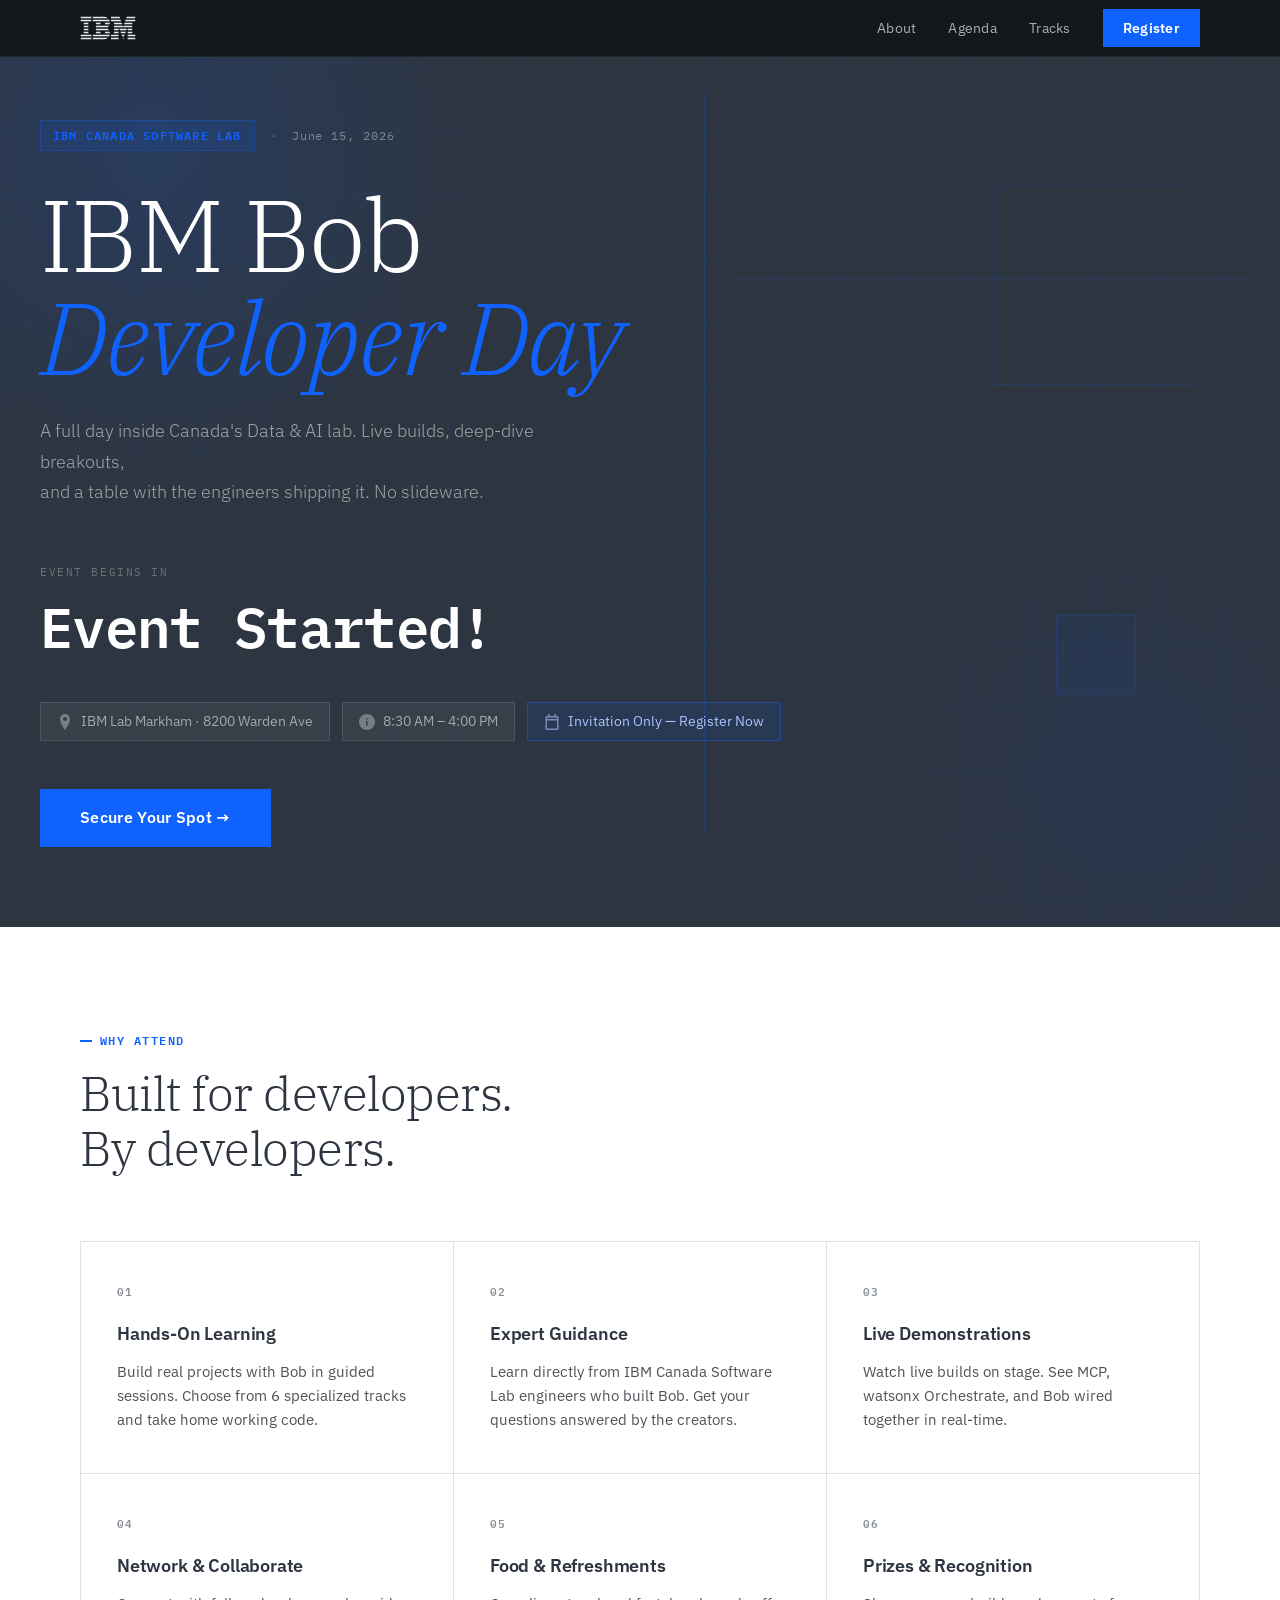
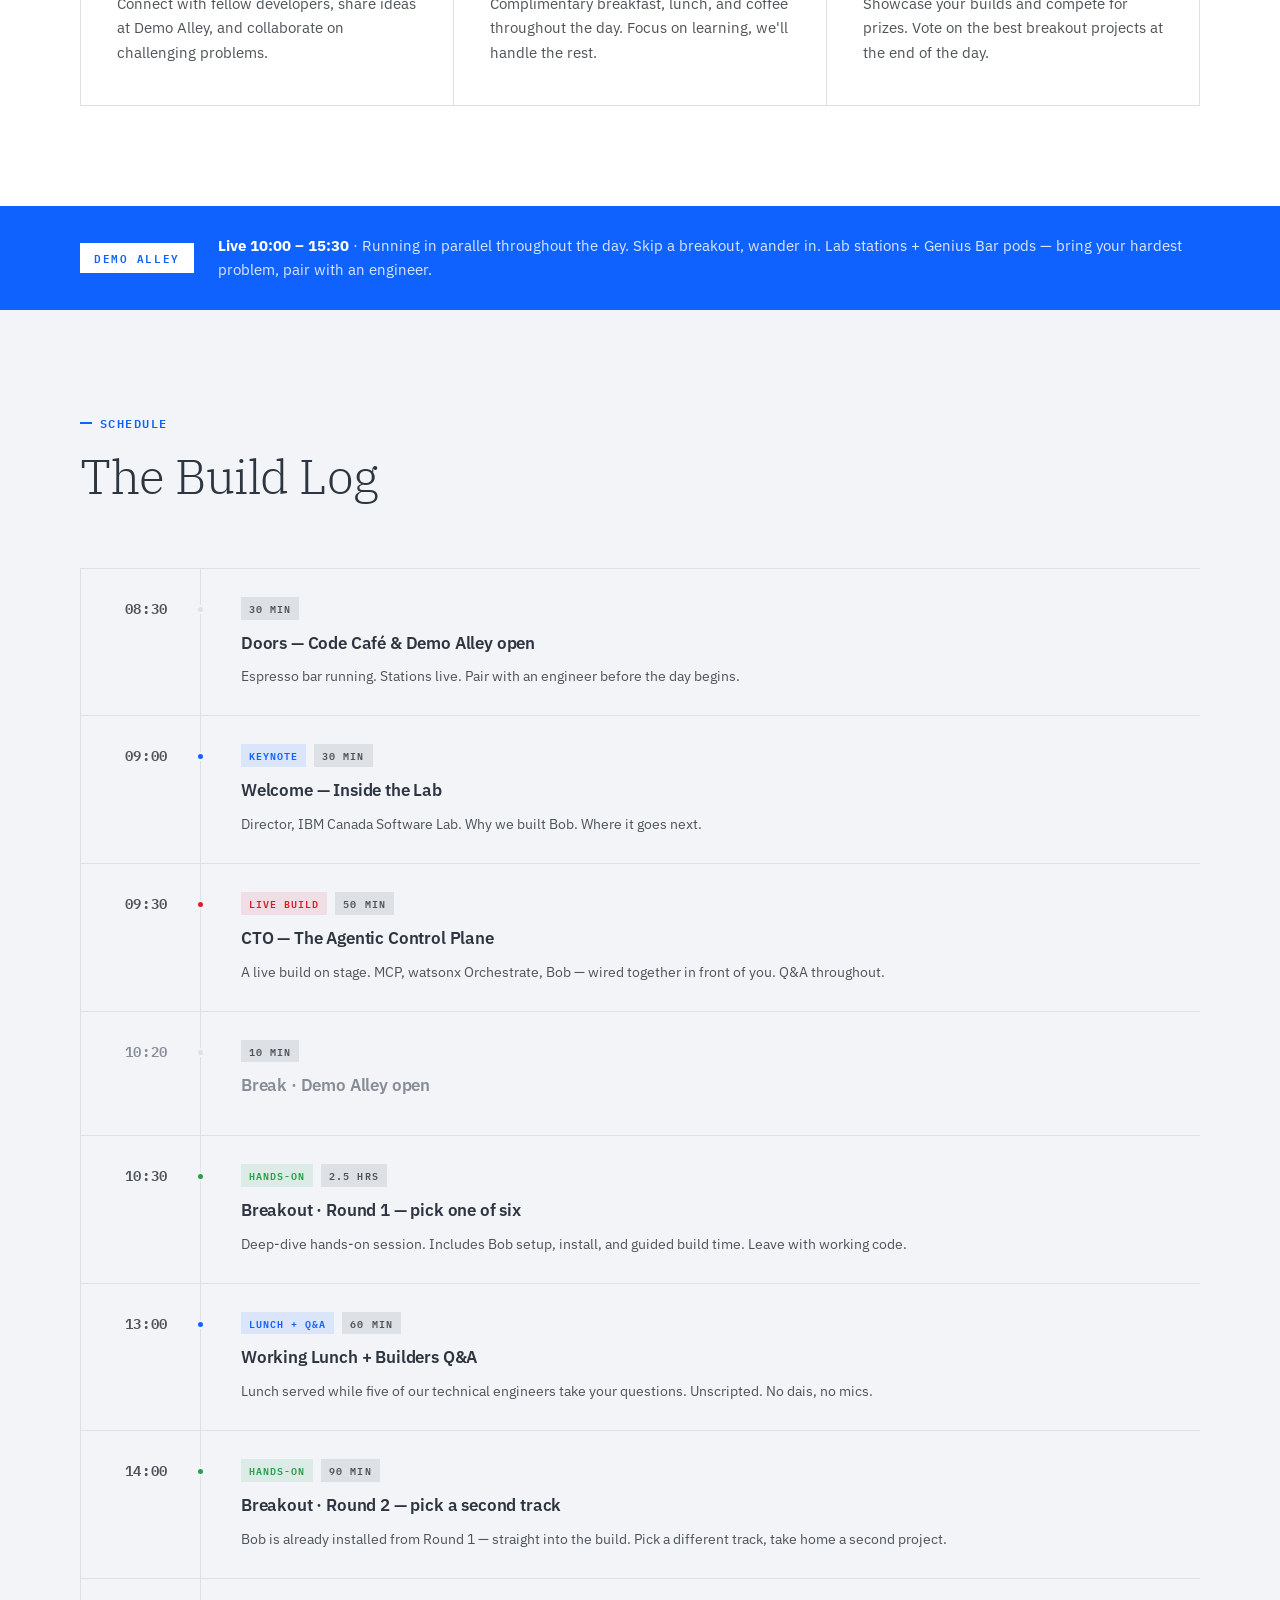
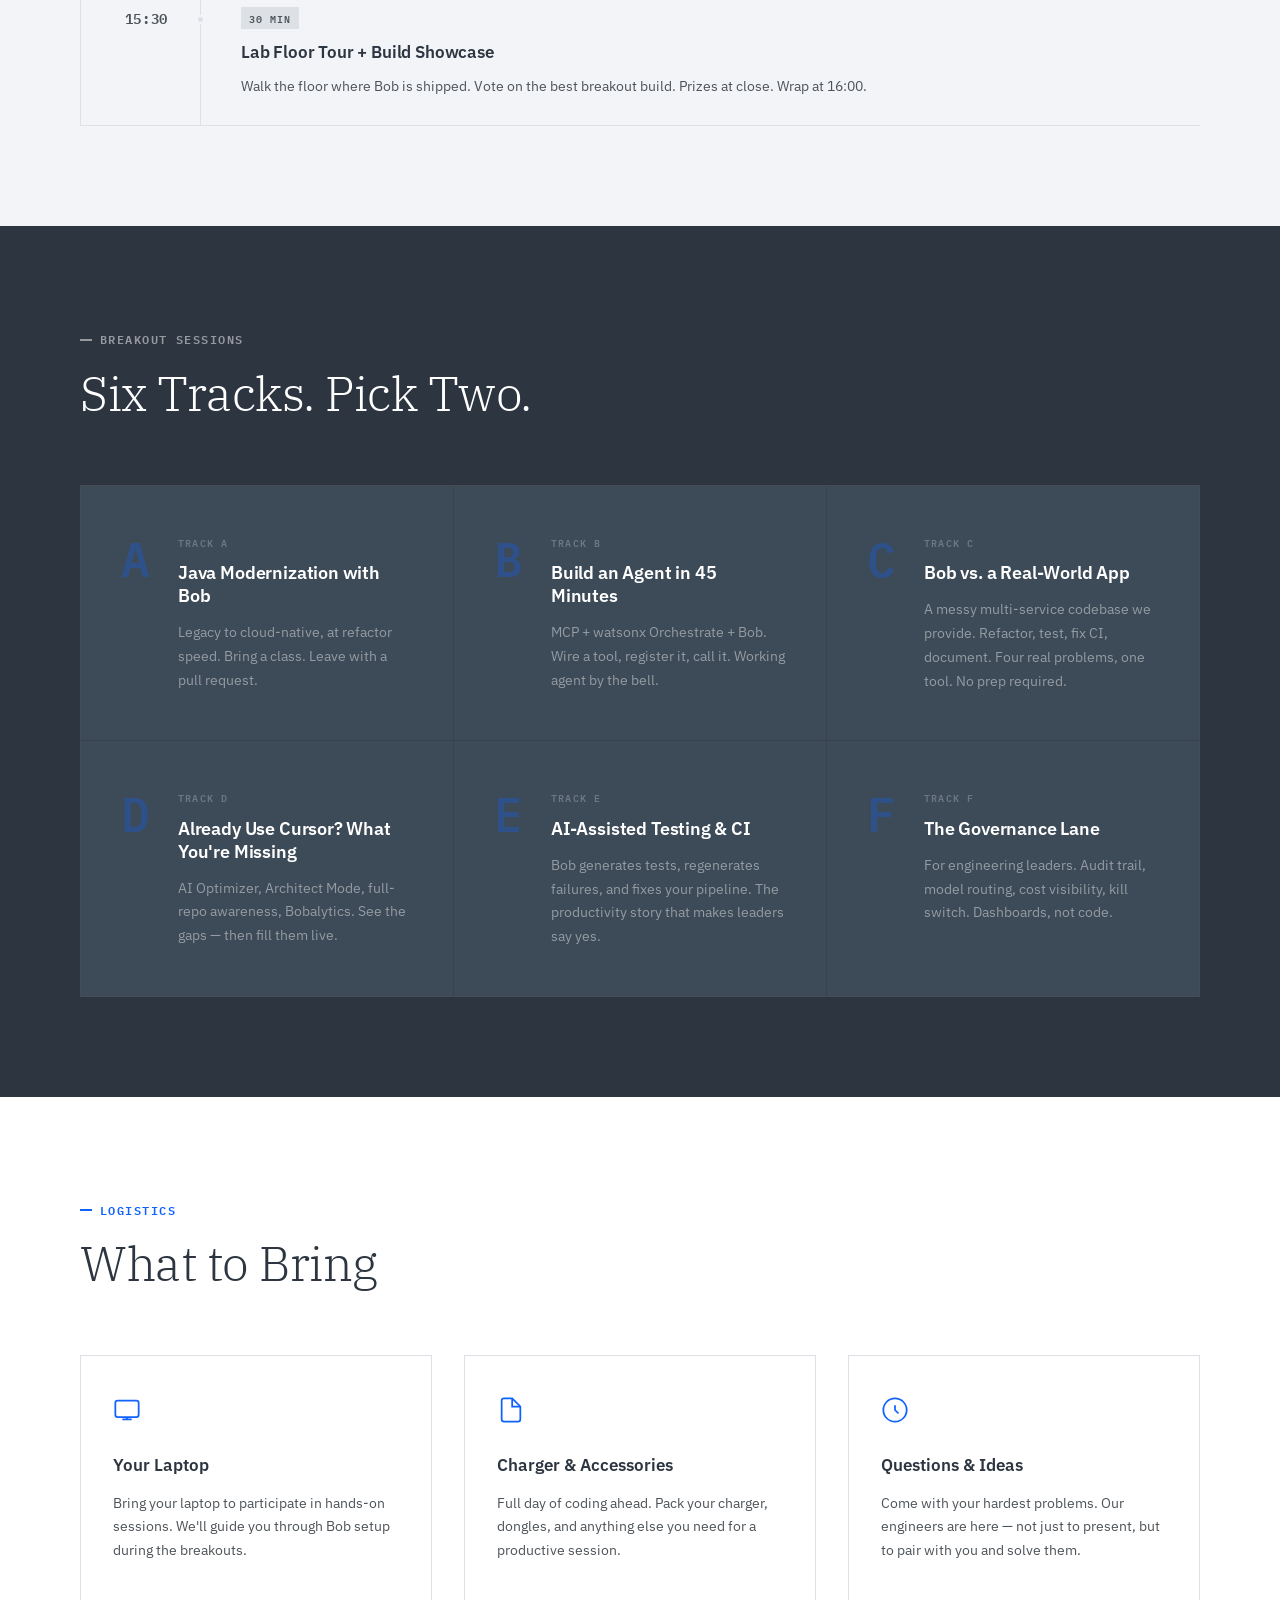
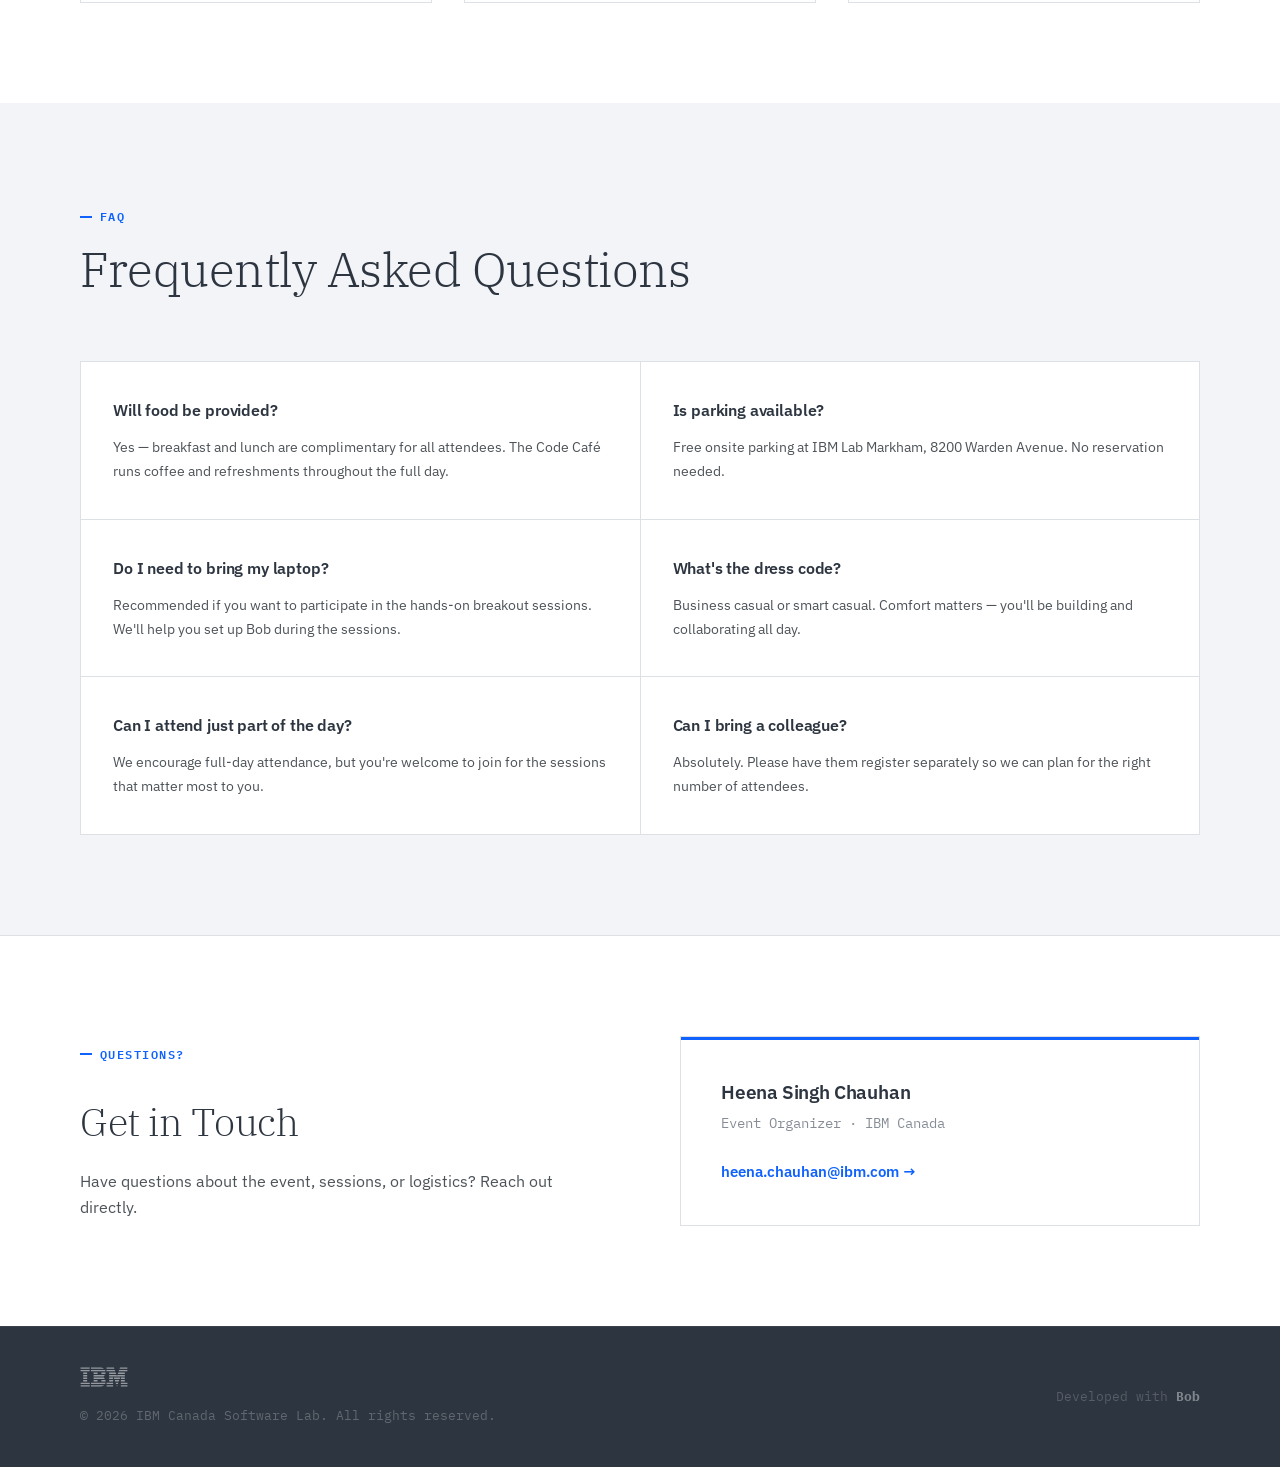
<file: index.html>
<!DOCTYPE html>
<html lang="en">
<head>
    <meta charset="UTF-8">
    <meta name="viewport" content="width=device-width, initial-scale=1.0">
    <title>IBM Bob Developer Day — June 15, 2026</title>
    <link rel="preconnect" href="https://fonts.googleapis.com">
    <link rel="preconnect" href="https://fonts.gstatic.com" crossorigin>
    <link href="https://fonts.googleapis.com/css2?family=IBM+Plex+Mono:wght@400;600&family=IBM+Plex+Sans:ital,wght@0,300;0,400;0,600;0,700;1,300&family=IBM+Plex+Serif:wght@300;400;600&display=swap" rel="stylesheet">
    <link rel="stylesheet" href="styles.css">
</head>
<body>

    <!-- Sticky Register Button -->
    <div id="stickyRegister" class="sticky-register">
        <a href="register.html" class="btn-sticky">Register Now →</a>
    </div>

    <!-- Top Nav Bar -->
    <nav class="topnav">
        <div class="topnav-inner">
            <img src="ibm-logo.svg" alt="IBM" class="nav-logo">
            <div class="nav-links">
                <a href="#about">About</a>
                <a href="#agenda">Agenda</a>
                <a href="#tracks">Tracks</a>
                <a href="register.html" class="nav-cta">Register</a>
            </div>
        </div>
    </nav>

    <div class="page-wrapper">

        <!-- HERO -->
        <header class="hero">
            <div class="hero-bg-grid"></div>
            <div class="hero-inner">
                <div class="hero-eyebrow">
                    <span class="eyebrow-tag">IBM Canada Software Lab</span>
                    <span class="eyebrow-divider">·</span>
                    <span class="eyebrow-date">June 15, 2026</span>
                </div>

                <h1 class="hero-title">
                    IBM Bob<br>
                    <span class="hero-title-accent">Developer Day</span>
                </h1>

                <p class="hero-subtitle">A full day inside Canada's Data &amp; AI lab. Live builds, deep-dive breakouts,<br>and a table with the engineers shipping it. No slideware.</p>

                <!-- Countdown -->
                <div class="countdown-block">
                    <div class="countdown-label">Event begins in</div>
                    <div id="countdown" class="countdown">
                        <div class="countdown-item">
                            <span id="days" class="countdown-value">00</span>
                            <span class="countdown-unit">Days</span>
                        </div>
                        <div class="countdown-sep">:</div>
                        <div class="countdown-item">
                            <span id="hours" class="countdown-value">00</span>
                            <span class="countdown-unit">Hrs</span>
                        </div>
                        <div class="countdown-sep">:</div>
                        <div class="countdown-item">
                            <span id="minutes" class="countdown-value">00</span>
                            <span class="countdown-unit">Min</span>
                        </div>
                        <div class="countdown-sep">:</div>
                        <div class="countdown-item">
                            <span id="seconds" class="countdown-value">00</span>
                            <span class="countdown-unit">Sec</span>
                        </div>
                    </div>
                </div>

                <!-- Event Meta -->
                <div class="hero-meta">
                    <div class="meta-pill">
                        <svg width="16" height="16" viewBox="0 0 16 16" fill="none"><path d="M8 0C5.2 0 3 2.2 3 5c0 4.4 5 11 5 11s5-6.6 5-11c0-2.8-2.2-5-5-5zm0 7c-1.1 0-2-.9-2-2s.9-2 2-2 2 .9 2 2-.9 2-2 2z" fill="currentColor"/></svg>
                        IBM Lab Markham · 8200 Warden Ave
                    </div>
                    <div class="meta-pill">
                        <svg width="16" height="16" viewBox="0 0 16 16" fill="none"><path d="M8 0C3.6 0 0 3.6 0 8s3.6 8 8 8 8-3.6 8-8-3.6-8-8-8zm.5 12H7V7h1.5v5zm0-6.5H7V4h1.5v1.5z" fill="currentColor"/></svg>
                        8:30 AM – 4:00 PM
                    </div>
                    <a href="register.html" class="meta-pill meta-pill-link">
                        <svg width="16" height="16" viewBox="0 0 16 16" fill="none"><path d="M13 2h-1V0h-1.5v2h-5V0H4v2H3C2.2 2 1.5 2.7 1.5 3.5v11C1.5 15.3 2.2 16 3 16h10c.8 0 1.5-.7 1.5-1.5v-11C14.5 2.7 13.8 2 13 2zm0 12.5H3v-8h10v8zM3 5V3.5h10V5H3z" fill="currentColor"/></svg>
                        Invitation Only — Register Now
                    </a>
                </div>

                <a href="register.html" class="btn-hero">Secure Your Spot →</a>
            </div>

            <!-- Hero decoration -->
            <div class="hero-decoration">
                <div class="deco-line deco-l1"></div>
                <div class="deco-line deco-l2"></div>
                <div class="deco-box deco-b1"></div>
                <div class="deco-box deco-b2"></div>
            </div>
        </header>

        <main id="about">

            <!-- WHY ATTEND -->
            <section class="section-why">
                <div class="section-inner">
                    <div class="section-header">
                        <span class="section-kicker">Why Attend</span>
                        <h2 class="section-title">Built for developers.<br>By developers.</h2>
                    </div>
                    <div class="why-grid">
                        <div class="why-card">
                            <div class="why-num">01</div>
                            <h3>Hands-On Learning</h3>
                            <p>Build real projects with Bob in guided sessions. Choose from 6 specialized tracks and take home working code.</p>
                        </div>
                        <div class="why-card">
                            <div class="why-num">02</div>
                            <h3>Expert Guidance</h3>
                            <p>Learn directly from IBM Canada Software Lab engineers who built Bob. Get your questions answered by the creators.</p>
                        </div>
                        <div class="why-card">
                            <div class="why-num">03</div>
                            <h3>Live Demonstrations</h3>
                            <p>Watch live builds on stage. See MCP, watsonx Orchestrate, and Bob wired together in real-time.</p>
                        </div>
                        <div class="why-card">
                            <div class="why-num">04</div>
                            <h3>Network & Collaborate</h3>
                            <p>Connect with fellow developers, share ideas at Demo Alley, and collaborate on challenging problems.</p>
                        </div>
                        <div class="why-card">
                            <div class="why-num">05</div>
                            <h3>Food & Refreshments</h3>
                            <p>Complimentary breakfast, lunch, and coffee throughout the day. Focus on learning, we'll handle the rest.</p>
                        </div>
                        <div class="why-card">
                            <div class="why-num">06</div>
                            <h3>Prizes & Recognition</h3>
                            <p>Showcase your builds and compete for prizes. Vote on the best breakout projects at the end of the day.</p>
                        </div>
                    </div>
                </div>
            </section>

            <!-- DEMO ALLEY BANNER -->
            <div class="demo-alley-banner">
                <div class="section-inner">
                    <div class="demo-alley-inner">
                        <div class="demo-alley-badge">DEMO ALLEY</div>
                        <div class="demo-alley-text">
                            <strong>Live 10:00 – 15:30</strong> · Running in parallel throughout the day. Skip a breakout, wander in. Lab stations + Genius Bar pods — bring your hardest problem, pair with an engineer.
                        </div>
                    </div>
                </div>
            </div>

            <!-- AGENDA -->
            <section class="section-agenda" id="agenda">
                <div class="section-inner">
                    <div class="section-header">
                        <span class="section-kicker">Schedule</span>
                        <h2 class="section-title">The Build Log</h2>
                    </div>
                    <div class="agenda-timeline">

                        <div class="agenda-item">
                            <div class="agenda-time">
                                <span class="time-mono">08:30</span>
                                <div class="time-dot"></div>
                            </div>
                            <div class="agenda-content">
                                <div class="agenda-tags"><span class="atag atag-default">30 MIN</span></div>
                                <h3>Doors — Code Café &amp; Demo Alley open</h3>
                                <p>Espresso bar running. Stations live. Pair with an engineer before the day begins.</p>
                            </div>
                        </div>

                        <div class="agenda-item agenda-keynote">
                            <div class="agenda-time">
                                <span class="time-mono">09:00</span>
                                <div class="time-dot"></div>
                            </div>
                            <div class="agenda-content">
                                <div class="agenda-tags"><span class="atag atag-keynote">KEYNOTE</span><span class="atag">30 MIN</span></div>
                                <h3>Welcome — Inside the Lab</h3>
                                <p>Director, IBM Canada Software Lab. Why we built Bob. Where it goes next.</p>
                            </div>
                        </div>

                        <div class="agenda-item agenda-live">
                            <div class="agenda-time">
                                <span class="time-mono">09:30</span>
                                <div class="time-dot"></div>
                            </div>
                            <div class="agenda-content">
                                <div class="agenda-tags"><span class="atag atag-live">LIVE BUILD</span><span class="atag">50 MIN</span></div>
                                <h3>CTO — The Agentic Control Plane</h3>
                                <p>A live build on stage. MCP, watsonx Orchestrate, Bob — wired together in front of you. Q&amp;A throughout.</p>
                            </div>
                        </div>

                        <div class="agenda-item agenda-break">
                            <div class="agenda-time">
                                <span class="time-mono">10:20</span>
                                <div class="time-dot"></div>
                            </div>
                            <div class="agenda-content">
                                <div class="agenda-tags"><span class="atag">10 MIN</span></div>
                                <h3>Break · Demo Alley open</h3>
                            </div>
                        </div>

                        <div class="agenda-item agenda-handson">
                            <div class="agenda-time">
                                <span class="time-mono">10:30</span>
                                <div class="time-dot"></div>
                            </div>
                            <div class="agenda-content">
                                <div class="agenda-tags"><span class="atag atag-handson">HANDS-ON</span><span class="atag">2.5 HRS</span></div>
                                <h3>Breakout · Round 1 — pick one of six</h3>
                                <p>Deep-dive hands-on session. Includes Bob setup, install, and guided build time. Leave with working code.</p>
                            </div>
                        </div>

                        <div class="agenda-item agenda-keynote">
                            <div class="agenda-time">
                                <span class="time-mono">13:00</span>
                                <div class="time-dot"></div>
                            </div>
                            <div class="agenda-content">
                                <div class="agenda-tags"><span class="atag atag-keynote">LUNCH + Q&amp;A</span><span class="atag">60 MIN</span></div>
                                <h3>Working Lunch + Builders Q&amp;A</h3>
                                <p>Lunch served while five of our technical engineers take your questions. Unscripted. No dais, no mics.</p>
                            </div>
                        </div>

                        <div class="agenda-item agenda-handson">
                            <div class="agenda-time">
                                <span class="time-mono">14:00</span>
                                <div class="time-dot"></div>
                            </div>
                            <div class="agenda-content">
                                <div class="agenda-tags"><span class="atag atag-handson">HANDS-ON</span><span class="atag">90 MIN</span></div>
                                <h3>Breakout · Round 2 — pick a second track</h3>
                                <p>Bob is already installed from Round 1 — straight into the build. Pick a different track, take home a second project.</p>
                            </div>
                        </div>

                        <div class="agenda-item">
                            <div class="agenda-time">
                                <span class="time-mono">15:30</span>
                                <div class="time-dot"></div>
                            </div>
                            <div class="agenda-content">
                                <div class="agenda-tags"><span class="atag">30 MIN</span></div>
                                <h3>Lab Floor Tour + Build Showcase</h3>
                                <p>Walk the floor where Bob is shipped. Vote on the best breakout build. Prizes at close. Wrap at 16:00.</p>
                            </div>
                        </div>

                    </div>
                </div>
            </section>

            <!-- TRACKS -->
            <section class="section-tracks" id="tracks">
                <div class="section-inner">
                    <div class="section-header section-header-light">
                        <span class="section-kicker section-kicker-light">Breakout Sessions</span>
                        <h2 class="section-title section-title-light">Six Tracks. Pick Two.</h2>
                    </div>
                    <div class="tracks-grid">
                        <div class="track-card">
                            <div class="track-letter">A</div>
                            <div class="track-body">
                                <div class="track-label">TRACK A</div>
                                <h3>Java Modernization with Bob</h3>
                                <p>Legacy to cloud-native, at refactor speed. Bring a class. Leave with a pull request.</p>
                            </div>
                        </div>
                        <div class="track-card">
                            <div class="track-letter">B</div>
                            <div class="track-body">
                                <div class="track-label">TRACK B</div>
                                <h3>Build an Agent in 45 Minutes</h3>
                                <p>MCP + watsonx Orchestrate + Bob. Wire a tool, register it, call it. Working agent by the bell.</p>
                            </div>
                        </div>
                        <div class="track-card">
                            <div class="track-letter">C</div>
                            <div class="track-body">
                                <div class="track-label">TRACK C</div>
                                <h3>Bob vs. a Real-World App</h3>
                                <p>A messy multi-service codebase we provide. Refactor, test, fix CI, document. Four real problems, one tool. No prep required.</p>
                            </div>
                        </div>
                        <div class="track-card">
                            <div class="track-letter">D</div>
                            <div class="track-body">
                                <div class="track-label">TRACK D</div>
                                <h3>Already Use Cursor? What You're Missing</h3>
                                <p>AI Optimizer, Architect Mode, full-repo awareness, Bobalytics. See the gaps — then fill them live.</p>
                            </div>
                        </div>
                        <div class="track-card">
                            <div class="track-letter">E</div>
                            <div class="track-body">
                                <div class="track-label">TRACK E</div>
                                <h3>AI-Assisted Testing &amp; CI</h3>
                                <p>Bob generates tests, regenerates failures, and fixes your pipeline. The productivity story that makes leaders say yes.</p>
                            </div>
                        </div>
                        <div class="track-card">
                            <div class="track-letter">F</div>
                            <div class="track-body">
                                <div class="track-label">TRACK F</div>
                                <h3>The Governance Lane</h3>
                                <p>For engineering leaders. Audit trail, model routing, cost visibility, kill switch. Dashboards, not code.</p>
                            </div>
                        </div>
                    </div>
                </div>
            </section>

            <!-- WHAT TO BRING -->
            <section class="section-bring">
                <div class="section-inner">
                    <div class="section-header">
                        <span class="section-kicker">Logistics</span>
                        <h2 class="section-title">What to Bring</h2>
                    </div>
                    <div class="bring-grid">
                        <div class="bring-card">
                            <div class="bring-icon">
                                <svg width="28" height="28" viewBox="0 0 24 24" fill="none" stroke="currentColor" stroke-width="1.5"><rect x="2" y="4" width="20" height="14" rx="2"/><path d="M8 20h8M12 18v2"/></svg>
                            </div>
                            <h3>Your Laptop</h3>
                            <p>Bring your laptop to participate in hands-on sessions. We'll guide you through Bob setup during the breakouts.</p>
                        </div>
                        <div class="bring-card">
                            <div class="bring-icon">
                                <svg width="28" height="28" viewBox="0 0 24 24" fill="none" stroke="currentColor" stroke-width="1.5"><path d="M13 2H6a2 2 0 00-2 2v16a2 2 0 002 2h12a2 2 0 002-2V9z"/><polyline points="13 2 13 9 20 9"/></svg>
                            </div>
                            <h3>Charger &amp; Accessories</h3>
                            <p>Full day of coding ahead. Pack your charger, dongles, and anything else you need for a productive session.</p>
                        </div>
                        <div class="bring-card">
                            <div class="bring-icon">
                                <svg width="28" height="28" viewBox="0 0 24 24" fill="none" stroke="currentColor" stroke-width="1.5"><circle cx="12" cy="12" r="10"/><path d="M12 8v4l3 3"/></svg>
                            </div>
                            <h3>Questions &amp; Ideas</h3>
                            <p>Come with your hardest problems. Our engineers are here — not just to present, but to pair with you and solve them.</p>
                        </div>
                    </div>
                </div>
            </section>

            <!-- FAQ -->
            <section class="section-faq">
                <div class="section-inner">
                    <div class="section-header">
                        <span class="section-kicker">FAQ</span>
                        <h2 class="section-title">Frequently Asked Questions</h2>
                    </div>
                    <div class="faq-grid">
                        <div class="faq-item">
                            <h3>Will food be provided?</h3>
                            <p>Yes — breakfast and lunch are complimentary for all attendees. The Code Café runs coffee and refreshments throughout the full day.</p>
                        </div>
                        <div class="faq-item">
                            <h3>Is parking available?</h3>
                            <p>Free onsite parking at IBM Lab Markham, 8200 Warden Avenue. No reservation needed.</p>
                        </div>
                        <div class="faq-item">
                            <h3>Do I need to bring my laptop?</h3>
                            <p>Recommended if you want to participate in the hands-on breakout sessions. We'll help you set up Bob during the sessions.</p>
                        </div>
                        <div class="faq-item">
                            <h3>What's the dress code?</h3>
                            <p>Business casual or smart casual. Comfort matters — you'll be building and collaborating all day.</p>
                        </div>
                        <div class="faq-item">
                            <h3>Can I attend just part of the day?</h3>
                            <p>We encourage full-day attendance, but you're welcome to join for the sessions that matter most to you.</p>
                        </div>
                        <div class="faq-item">
                            <h3>Can I bring a colleague?</h3>
                            <p>Absolutely. Please have them register separately so we can plan for the right number of attendees.</p>
                        </div>
                    </div>
                </div>
            </section>



            <!-- CONTACT -->
            <section class="section-contact" id="faq">
                <div class="section-inner">
                    <div class="contact-block">
                        <div class="contact-left">
                            <span class="section-kicker">Questions?</span>
                            <h2>Get in Touch</h2>
                            <p>Have questions about the event, sessions, or logistics? Reach out directly.</p>
                        </div>
                        <div class="contact-right">
                            <div class="contact-card">
                                <div class="contact-name">Heena Singh Chauhan</div>
                                <div class="contact-role">Event Organizer · IBM Canada</div>
                                <a href="mailto:heena.chauhan@ibm.com" class="contact-email">heena.chauhan@ibm.com →</a>
                            </div>
                        </div>
                    </div>
                </div>
            </section>

        </main>

        <footer class="site-footer">
            <div class="section-inner">
                <div class="footer-inner">
                    <div class="footer-left">
                        <img src="ibm-logo.svg" alt="IBM" class="footer-logo">
                        <p>© 2026 IBM Canada Software Lab. All rights reserved.</p>
                    </div>
                    <div class="footer-right">
                        <p class="bob-credit">Developed with <strong>Bob</strong></p>
                    </div>
                </div>
            </div>
        </footer>

    </div>

    <script src="script.js"></script>
</body>
</html>
</file>
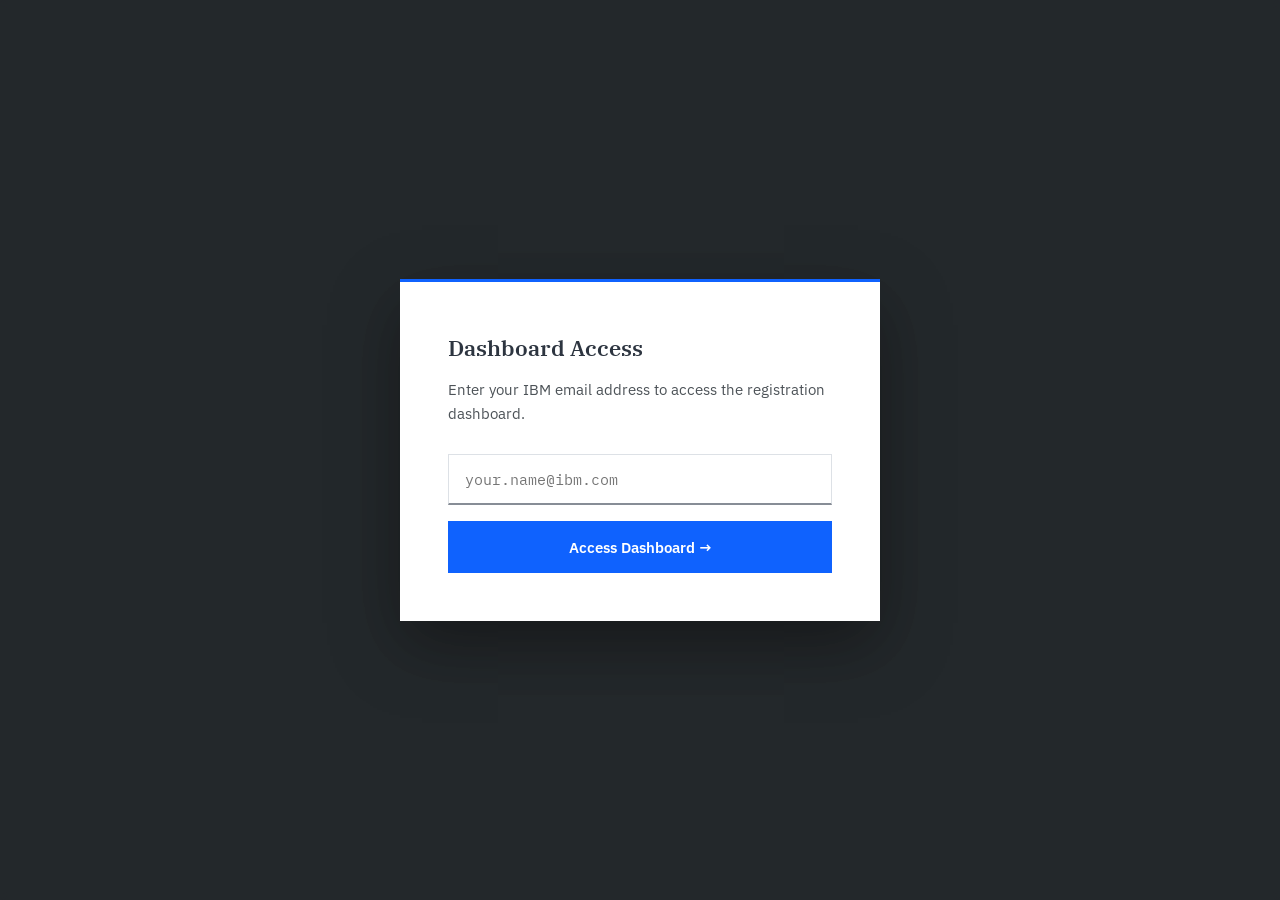
<file: dashboard.html>
<!DOCTYPE html>
<html lang="en">
<head>
    <meta charset="UTF-8">
    <meta name="viewport" content="width=device-width, initial-scale=1.0">
    <title>Registration Dashboard — IBM Bob Developer Day</title>
    <link rel="preconnect" href="https://fonts.googleapis.com">
    <link rel="preconnect" href="https://fonts.gstatic.com" crossorigin>
    <link href="https://fonts.googleapis.com/css2?family=IBM+Plex+Mono:wght@400;600&family=IBM+Plex+Sans:wght@300;400;600;700&family=IBM+Plex+Serif:wght@300;400;600&display=swap" rel="stylesheet">
    <link rel="stylesheet" href="styles.css">
    <style>
        /* Dashboard-specific overrides */
        body { background: #f2f4f8; }
        .dash-wrapper {
            min-height: 100vh;
            display: flex;
            flex-direction: column;
        }
        .dash-topbar {
            background: #2d3540;
            padding: 0 40px;
            height: 56px;
            display: flex;
            align-items: center;
            justify-content: space-between;
            border-bottom: 1px solid rgba(255,255,255,0.06);
        }
        .dash-topbar-left {
            display: flex;
            align-items: center;
            gap: 24px;
        }
        .dash-topbar img {
            width: 48px;
            filter: brightness(0) invert(1);
            opacity: 0.8;
        }
        .dash-topbar-title {
            font-family: 'IBM Plex Mono', monospace;
            font-size: 0.75rem;
            color: rgba(255,255,255,0.35);
            letter-spacing: 0.1em;
            text-transform: uppercase;
        }
        .dash-topbar-actions {
            display: flex;
            align-items: center;
            gap: 12px;
        }
        .dash-main {
            flex: 1;
            padding: 48px 40px;
            max-width: 1400px;
            margin: 0 auto;
            width: 100%;
        }
        .dash-page-header {
            margin-bottom: 40px;
            display: flex;
            align-items: flex-start;
            justify-content: space-between;
            flex-wrap: wrap;
            gap: 20px;
        }
        .dash-page-header h1 {
            font-family: 'IBM Plex Serif', Georgia, serif;
            font-size: 2rem;
            font-weight: 300;
            color: #121619;
            letter-spacing: -0.01em;
        }
        .dash-page-header .sub {
            font-family: 'IBM Plex Mono', monospace;
            font-size: 0.72rem;
            color: #878d96;
            letter-spacing: 0.08em;
            margin-top: 6px;
            text-transform: uppercase;
        }
        .dash-actions {
            display: flex;
            gap: 10px;
            align-items: center;
        }
        .dash-card {
            background: #ffffff;
            border: 1px solid #dde1e6;
        }
        .dash-card-inner {
            padding: 40px;
        }
        .dash-footer {
            padding: 24px 40px;
            background: #2d3540;
            border-top: 1px solid rgba(255,255,255,0.06);
            font-family: 'IBM Plex Mono', monospace;
            font-size: 0.72rem;
            color: rgba(255,255,255,0.2);
        }
        /* Override stats grid for dashboard */
        .stats-grid {
            margin-bottom: 40px;
            border: none;
            background: none;
        }
        .stats-grid {
            display: grid;
            grid-template-columns: repeat(3, 1fr);
            gap: 16px;
        }
        .stat-card {
            border: 1px solid #dde1e6;
            background: #ffffff;
            padding: 32px;
            text-align: left;
        }
        .stat-card h3 {
            font-family: 'IBM Plex Mono', monospace;
            font-size: 2.5rem;
            font-weight: 600;
            color: #0f62fe;
            margin-bottom: 8px;
        }
        .stat-card p {
            font-family: 'IBM Plex Mono', monospace;
            font-size: 0.7rem;
            color: #878d96;
            text-transform: uppercase;
            letter-spacing: 0.1em;
        }
        .stat-accent {
            display: block;
            width: 32px;
            height: 3px;
            background: #0f62fe;
            margin-bottom: 20px;
        }
    </style>
</head>
<body>

    <!-- Auth Modal -->
    <div id="authModal" class="auth-modal">
        <div class="auth-content">
            <h2>Dashboard Access</h2>
            <p>Enter your IBM email address to access the registration dashboard.</p>
            <input type="email" id="authEmail" placeholder="your.name@ibm.com" autocomplete="email">
            <div id="authError" class="auth-error">
                Access denied. Only authorized users can view this dashboard.
            </div>
            <button onclick="authenticate()" class="btn-primary" style="width:100%; padding: 16px; font-size: 0.95rem;">Access Dashboard →</button>
        </div>
    </div>

    <div class="dash-wrapper" id="dashboardContent" style="display:none;">

        <!-- Top Bar -->
        <div class="dash-topbar">
            <div class="dash-topbar-left">
                <img src="ibm-logo.svg" alt="IBM">
                <span class="dash-topbar-title">Bob Developer Day · Registration Dashboard</span>
            </div>
            <div class="dash-topbar-actions">
                <a href="index.html" class="btn-secondary" style="padding:8px 16px; font-size:0.85rem;">← Event Page</a>
                <button onclick="logout()" class="btn-secondary" style="padding:8px 16px; font-size:0.85rem; border:none; cursor:pointer;">Logout</button>
            </div>
        </div>

        <div class="dash-main">

            <!-- Page Header -->
            <div class="dash-page-header">
                <div>
                    <h1>Event Registrations</h1>
                    <p class="sub">IBM Bob Developer Day · June 15, 2026 · IBM Lab Markham</p>
                </div>
                <div class="dash-actions">
                    <button onclick="exportToCSV()" class="btn-export">↓ Export CSV</button>
                </div>
            </div>

            <!-- Stats -->
            <div class="stats-grid">
                <div class="stat-card">
                    <span class="stat-accent"></span>
                    <h3 id="totalRegistrations">0</h3>
                    <p>Total Registrations</p>
                </div>
                <div class="stat-card">
                    <span class="stat-accent"></span>
                    <h3 id="uniqueCompanies">0</h3>
                    <p>Unique Companies</p>
                </div>
                <div class="stat-card">
                    <span class="stat-accent"></span>
                    <h3 id="todayRegistrations">0</h3>
                    <p>Today's Registrations</p>
                </div>
            </div>

            <!-- Table -->
            <div class="dash-card">
                <div class="table-container">
                    <table id="registrationsTable">
                        <thead>
                            <tr>
                                <th>#</th>
                                <th>Name</th>
                                <th>Email</th>
                                <th>Company</th>
                                <th>Title</th>
                                <th>Registered At</th>
                                <th>Actions</th>
                            </tr>
                        </thead>
                        <tbody id="registrationsBody"></tbody>
                    </table>
                    <div id="emptyState" class="empty-state" style="display:none;">
                        <p>NO REGISTRATIONS YET</p>
                        <p style="font-size:0.85rem; margin-top:8px;">Registrations will appear here once attendees sign up.</p>
                    </div>
                </div>
            </div>

        </div>

        <div class="dash-footer">
            © 2026 IBM Canada Software Lab · Dashboard v1.0
        </div>

    </div>

    <script src="dashboard.js"></script>
</body>
</html>
</file>
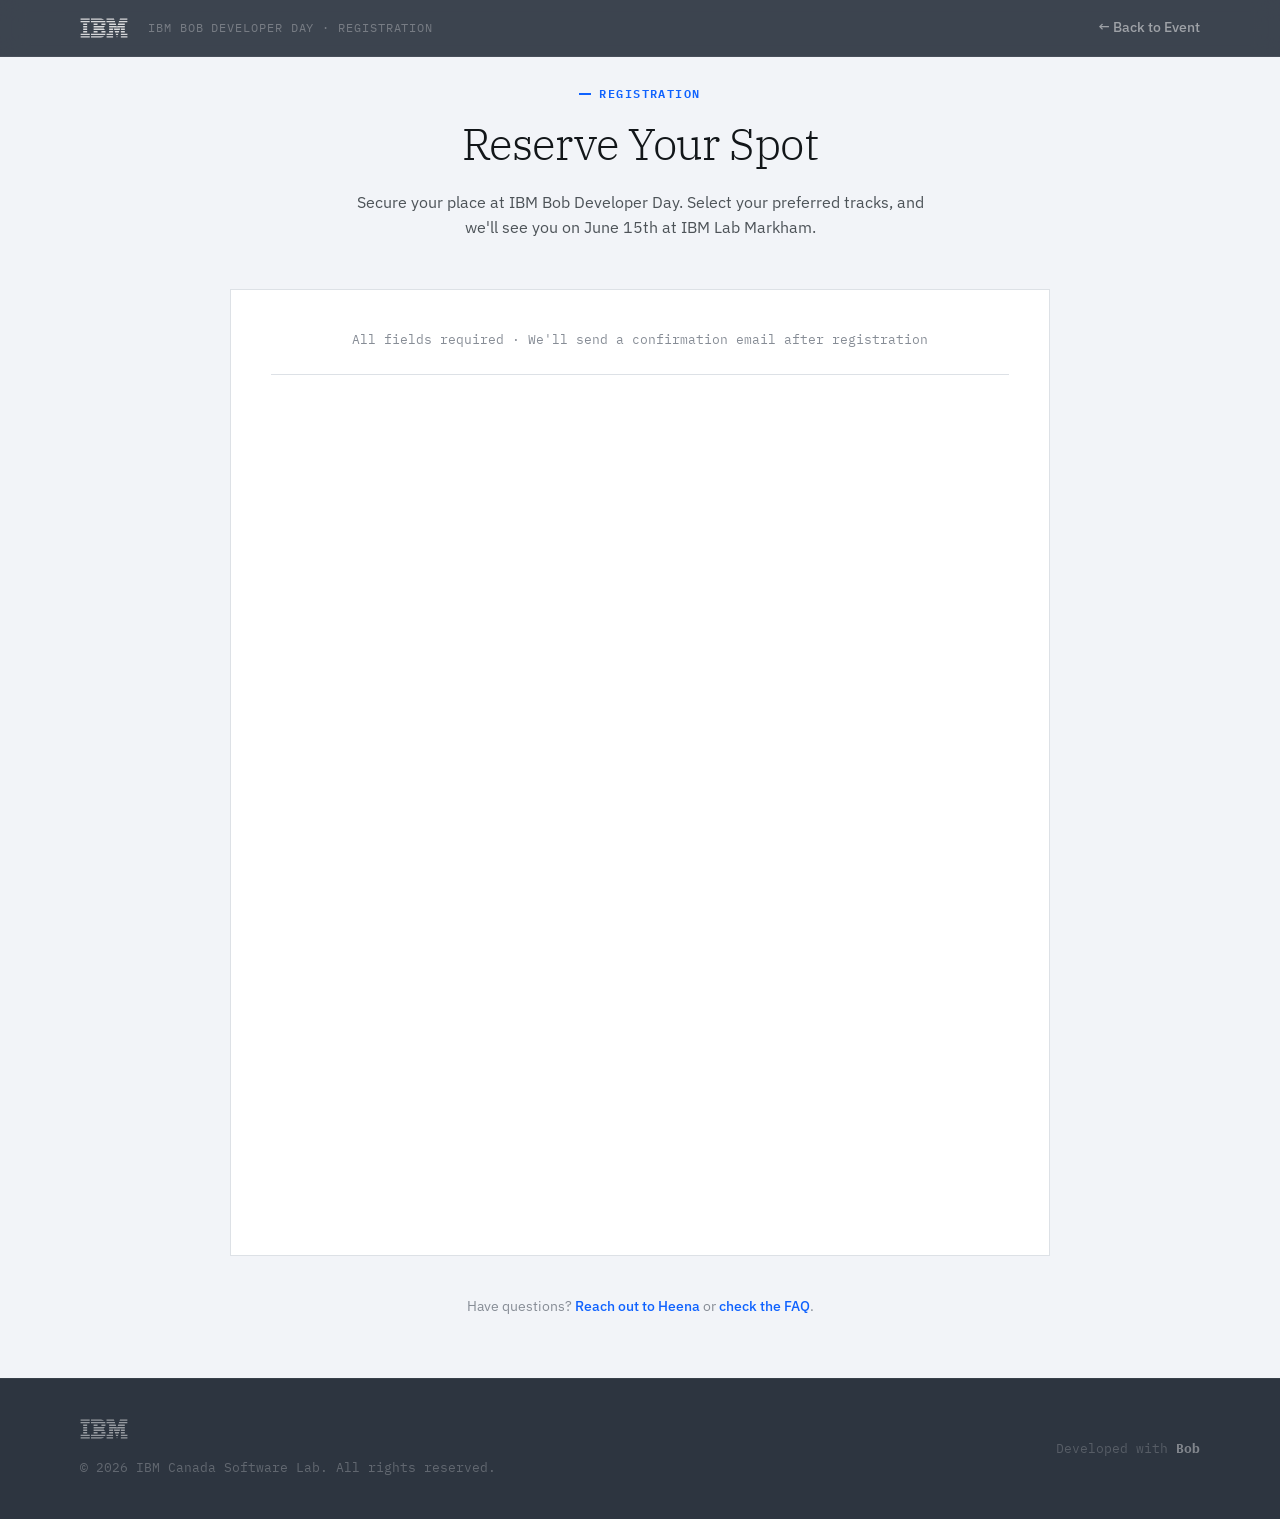
<file: register.html>
<!DOCTYPE html>
<html lang="en">
<head>
    <meta charset="UTF-8">
    <meta name="viewport" content="width=device-width, initial-scale=1.0">
    <title>Register — IBM Bob Developer Day</title>
    <link rel="preconnect" href="https://fonts.googleapis.com">
    <link rel="preconnect" href="https://fonts.gstatic.com" crossorigin>
    <link href="https://fonts.googleapis.com/css2?family=IBM+Plex+Mono:wght@400;600&family=IBM+Plex+Sans:ital,wght@0,300;0,400;0,600;0,700;1,300&family=IBM+Plex+Serif:wght@300;400;600&display=swap" rel="stylesheet">
    <link rel="stylesheet" href="styles.css">
    <style>
        body { background: #f2f4f8; }
        .register-page-wrapper {
            min-height: 100vh;
            display: flex;
            flex-direction: column;
        }
        .register-topnav {
            position: fixed;
            top: 0;
            left: 0;
            right: 0;
            z-index: 100;
            background: rgba(45, 53, 64, 0.92);
            backdrop-filter: blur(12px);
            border-bottom: 1px solid rgba(255,255,255,0.06);
        }
        .register-topnav-inner {
            max-width: 1200px;
            margin: 0 auto;
            padding: 0 40px;
            height: 56px;
            display: flex;
            align-items: center;
            justify-content: space-between;
        }
        .register-topnav-left {
            display: flex;
            align-items: center;
            gap: 20px;
        }
        .register-topnav-logo {
            width: 48px;
            height: auto;
            filter: brightness(0) invert(1);
            opacity: 0.8;
        }
        .register-topnav-breadcrumb {
            font-family: 'IBM Plex Mono', monospace;
            font-size: 0.72rem;
            color: rgba(255,255,255,0.3);
            letter-spacing: 0.08em;
            text-transform: uppercase;
        }
        .register-topnav-right {
            display: flex;
            align-items: center;
            gap: 12px;
        }
        .register-topnav-right a {
            color: rgba(255,255,255,0.5);
            text-decoration: none;
            font-size: 0.85rem;
            font-weight: 500;
            transition: color 0.22s ease;
        }
        .register-topnav-right a:hover {
            color: rgba(255,255,255,0.8);
        }
        .register-main {
            flex: 1;
            padding-top: 80px;
            padding-bottom: 60px;
        }
        .register-container {
            max-width: 900px;
            margin: 0 auto;
            padding: 0 40px;
        }
        .register-header {
            margin-bottom: 48px;
            text-align: center;
        }
        .register-header-kicker {
            font-family: 'IBM Plex Mono', monospace;
            font-size: 0.75rem;
            font-weight: 600;
            color: #0f62fe;
            letter-spacing: 0.12em;
            text-transform: uppercase;
            display: inline-block;
            margin-bottom: 16px;
            position: relative;
            padding-left: 20px;
        }
        .register-header-kicker::before {
            content: '';
            position: absolute;
            left: 0;
            top: 50%;
            transform: translateY(-50%);
            width: 12px;
            height: 2px;
            background: #0f62fe;
        }
        .register-header h1 {
            font-family: 'IBM Plex Serif', Georgia, serif;
            font-size: clamp(1.75rem, 5vw, 2.75rem);
            font-weight: 300;
            color: #121619;
            line-height: 1.15;
            letter-spacing: -0.01em;
            margin-bottom: 20px;
        }
        .register-header p {
            font-size: 1rem;
            color: #4d5358;
            line-height: 1.6;
            max-width: 600px;
            margin: 0 auto;
        }
        .register-form-wrapper {
            background: #ffffff;
            border: 1px solid #dde1e6;
            padding: 40px;
            margin-top: 48px;
        }
        .register-form-note {
            font-family: 'IBM Plex Mono', monospace;
            font-size: 0.8rem;
            color: #878d96;
            text-align: center;
            margin-bottom: 32px;
            padding-bottom: 24px;
            border-bottom: 1px solid #dde1e6;
        }
        .airtable-embed {
            width: 100% !important;
        }
        .register-footer-text {
            text-align: center;
            margin-top: 40px;
            font-size: 0.85rem;
            color: #878d96;
        }
        .register-footer-text a {
            color: #0f62fe;
            text-decoration: none;
            font-weight: 500;
        }
        .register-footer-text a:hover {
            text-decoration: underline;
        }
        @media (max-width: 768px) {
            .register-container { padding: 0 24px; }
            .register-form-wrapper { padding: 24px; }
            .register-topnav-inner { padding: 0 24px; }
            .register-topnav-breadcrumb { display: none; }
        }
    </style>
</head>
<body>

    <div class="register-page-wrapper">

        <!-- Top Navigation -->
        <nav class="register-topnav">
            <div class="register-topnav-inner">
                <div class="register-topnav-left">
                    <img src="ibm-logo.svg" alt="IBM" class="register-topnav-logo">
                    <span class="register-topnav-breadcrumb">IBM Bob Developer Day · Registration</span>
                </div>
                <div class="register-topnav-right">
                    <a href="index.html">← Back to Event</a>
                </div>
            </div>
        </nav>

        <!-- Main Content -->
        <main class="register-main">
            <div class="register-container">

                <!-- Header -->
                <div class="register-header">
                    <div class="register-header-kicker">Registration</div>
                    <h1>Reserve Your Spot</h1>
                    <p>Secure your place at IBM Bob Developer Day. Select your preferred tracks, and we'll see you on June 15th at IBM Lab Markham.</p>
                </div>

                <!-- Form -->
                <div class="register-form-wrapper">
                    <div class="register-form-note">
                        All fields required · We'll send a confirmation email after registration
                    </div>
                    <iframe class="airtable-embed"
                            src="https://airtable.com/embed/appYo5AO9TQs8hWMN/shrfKEt4EBQ4R2yKo"
                            frameborder="0"
                            onmousewheel=""
                            width="100%"
                            height="800"
                            style="background: transparent; border: none;">
                    </iframe>
                </div>

                <!-- Footer Text -->
                <div class="register-footer-text">
                    Have questions? <a href="mailto:heena.chauhan@ibm.com">Reach out to Heena</a> or <a href="index.html#faq">check the FAQ</a>.
                </div>

            </div>
        </main>

        <!-- Footer -->
        <footer class="site-footer">
            <div class="section-inner">
                <div class="footer-inner">
                    <div class="footer-left">
                        <img src="ibm-logo.svg" alt="IBM" class="footer-logo">
                        <p>© 2026 IBM Canada Software Lab. All rights reserved.</p>
                    </div>
                    <div class="footer-right">
                        <p class="bob-credit">Developed with <strong>Bob</strong></p>
                    </div>
                </div>
            </div>
        </footer>

    </div>

    <script src="script.js"></script>
</body>
</html>
</file>
<file: styles.css>
/* ============================================================
   IBM BOB DEVELOPER DAY — styles.css
   Design: IBM Carbon-influenced, editorial precision
   ============================================================ */

:root {
    --ibm-blue:     #0f62fe;
    --ibm-blue-dk:  #0043ce;
    --ibm-blue-dkr: #001d6c;
    --ibm-red:      #da1e28;
    --ibm-green:    #24a148;
    --ibm-cool-90:  #2d3540;
    --ibm-cool-80:  #3d4a57;
    --ibm-cool-70:  #4e5d6c;
    --ibm-cool-60:  #4d5358;
    --ibm-cool-40:  #878d96;
    --ibm-cool-20:  #dde1e6;
    --ibm-cool-10:  #f2f4f8;
    --ibm-white:    #ffffff;
    --ibm-bg:       #f2f4f8;

    --font-sans:  'IBM Plex Sans', system-ui, sans-serif;
    --font-mono:  'IBM Plex Mono', monospace;
    --font-serif: 'IBM Plex Serif', Georgia, serif;

    --max-w: 1200px;
    --section-pad: 100px 0;
    --radius: 2px;
    --transition: 0.22s ease;
}

/* ===================== RESET ===================== */
*, *::before, *::after { box-sizing: border-box; margin: 0; padding: 0; }

html { scroll-behavior: smooth; }

body {
    font-family: var(--font-sans);
    background: var(--ibm-bg);
    color: var(--ibm-cool-90);
    line-height: 1.6;
    -webkit-font-smoothing: antialiased;
}

/* ===================== TOP NAV ===================== */
.topnav {
    position: fixed;
    top: 0;
    left: 0;
    right: 0;
    z-index: 100;
    background: rgba(18, 22, 25, 0.92);
    backdrop-filter: blur(12px);
    border-bottom: 1px solid rgba(255,255,255,0.06);
}

.topnav-inner {
    max-width: var(--max-w);
    margin: 0 auto;
    padding: 0 40px;
    height: 56px;
    display: flex;
    align-items: center;
    justify-content: space-between;
}

.nav-logo {
    width: 56px;
    height: auto;
    filter: brightness(0) invert(1);
    opacity: 0.9;
}

.nav-links {
    display: flex;
    align-items: center;
    gap: 32px;
}

.nav-links a {
    color: rgba(255,255,255,0.65);
    text-decoration: none;
    font-size: 0.875rem;
    font-weight: 400;
    letter-spacing: 0.02em;
    transition: color var(--transition);
}

.nav-links a:hover { color: var(--ibm-white); }

.nav-links .nav-cta {
    background: var(--ibm-blue);
    color: var(--ibm-white);
    padding: 8px 20px;
    font-weight: 600;
    opacity: 1;
}

.nav-links .nav-cta:hover {
    background: var(--ibm-blue-dk);
    color: var(--ibm-white);
}

/* ===================== STICKY BUTTON ===================== */
.sticky-register {
    position: fixed;
    bottom: 32px;
    right: 32px;
    z-index: 90;
    opacity: 0;
    transform: translateY(16px);
    pointer-events: none;
    transition: all 0.3s ease;
}

.sticky-register.visible {
    opacity: 1;
    transform: translateY(0);
    pointer-events: auto;
}

.btn-sticky {
    display: inline-block;
    padding: 14px 28px;
    background: var(--ibm-blue);
    color: var(--ibm-white);
    text-decoration: none;
    font-size: 0.9rem;
    font-weight: 600;
    letter-spacing: 0.02em;
    box-shadow: 0 4px 24px rgba(15, 98, 254, 0.45);
    transition: all var(--transition);
}

.btn-sticky:hover {
    background: var(--ibm-blue-dk);
    box-shadow: 0 6px 32px rgba(15, 98, 254, 0.55);
    transform: translateY(-2px);
}

/* ===================== SECTION INNER ===================== */
.section-inner {
    max-width: var(--max-w);
    margin: 0 auto;
    padding: 0 40px;
}

.section-header {
    margin-bottom: 64px;
}

.section-header-light { /* for dark bg */ }

.section-kicker {
    display: inline-block;
    font-family: var(--font-mono);
    font-size: 0.75rem;
    font-weight: 600;
    color: var(--ibm-blue);
    letter-spacing: 0.12em;
    text-transform: uppercase;
    margin-bottom: 16px;
    position: relative;
    padding-left: 20px;
}

.section-kicker::before {
    content: '';
    position: absolute;
    left: 0;
    top: 50%;
    transform: translateY(-50%);
    width: 12px;
    height: 2px;
    background: var(--ibm-blue);
}

.section-kicker-light {
    color: rgba(255,255,255,0.5);
}

.section-kicker-light::before {
    background: rgba(255,255,255,0.5);
}

.section-title {
    font-family: var(--font-serif);
    font-size: clamp(2rem, 4vw, 3rem);
    font-weight: 300;
    line-height: 1.15;
    color: var(--ibm-cool-90);
    letter-spacing: -0.01em;
}

.section-title-light { color: var(--ibm-white); }

/* ===================== HERO ===================== */
.hero {
    position: relative;
    background: var(--ibm-cool-90);
    min-height: 100vh;
    display: flex;
    align-items: center;
    padding: 120px 40px 80px;
    overflow: hidden;
}

.hero-bg-grid {
    position: absolute;
    inset: 0;
    background-image:
        linear-gradient(rgba(15, 98, 254, 0.06) 1px, transparent 1px),
        linear-gradient(90deg, rgba(15, 98, 254, 0.06) 1px, transparent 1px);
    background-size: 64px 64px;
    mask-image: radial-gradient(ellipse 80% 80% at 50% 50%, black 30%, transparent 100%);
}

.hero::before {
    content: '';
    position: absolute;
    top: -200px;
    left: -200px;
    width: 700px;
    height: 700px;
    background: radial-gradient(circle, rgba(15,98,254,0.15) 0%, transparent 70%);
    pointer-events: none;
}

.hero::after {
    content: '';
    position: absolute;
    bottom: -100px;
    right: -100px;
    width: 500px;
    height: 500px;
    background: radial-gradient(circle, rgba(0,67,206,0.1) 0%, transparent 70%);
    pointer-events: none;
}

.hero-inner {
    position: relative;
    z-index: 2;
    max-width: var(--max-w);
    margin: 0 auto;
    width: 100%;
}

.hero-eyebrow {
    display: flex;
    align-items: center;
    gap: 16px;
    margin-bottom: 32px;
    animation: fadeUp 0.8s ease both;
}

.eyebrow-tag {
    font-family: var(--font-mono);
    font-size: 0.75rem;
    font-weight: 600;
    color: var(--ibm-blue);
    letter-spacing: 0.1em;
    text-transform: uppercase;
    background: rgba(15, 98, 254, 0.12);
    border: 1px solid rgba(15, 98, 254, 0.3);
    padding: 5px 12px;
}

.eyebrow-divider { color: rgba(255,255,255,0.2); }

.eyebrow-date {
    font-family: var(--font-mono);
    font-size: 0.75rem;
    color: rgba(255,255,255,0.4);
    letter-spacing: 0.08em;
}

.hero-title {
    font-family: var(--font-serif);
    font-size: clamp(3.5rem, 8vw, 7rem);
    font-weight: 300;
    color: var(--ibm-white);
    line-height: 1.0;
    letter-spacing: -0.02em;
    margin-bottom: 28px;
    animation: fadeUp 0.8s 0.1s ease both;
}

.hero-title-accent {
    color: var(--ibm-blue);
    font-style: italic;
}

.hero-subtitle {
    font-size: 1.125rem;
    color: rgba(255,255,255,0.55);
    max-width: 560px;
    line-height: 1.7;
    margin-bottom: 56px;
    font-weight: 300;
    animation: fadeUp 0.8s 0.2s ease both;
}

/* Countdown */
.countdown-block {
    margin-bottom: 48px;
    animation: fadeUp 0.8s 0.3s ease both;
}

.countdown-label {
    font-family: var(--font-mono);
    font-size: 0.7rem;
    letter-spacing: 0.14em;
    text-transform: uppercase;
    color: rgba(255,255,255,0.3);
    margin-bottom: 16px;
}

.countdown {
    display: flex;
    align-items: center;
    gap: 12px;
}

.countdown-item {
    text-align: center;
}

.countdown-value {
    display: block;
    font-family: var(--font-mono);
    font-size: 3.5rem;
    font-weight: 600;
    color: var(--ibm-white);
    line-height: 1;
    letter-spacing: -0.03em;
}

.countdown-unit {
    display: block;
    font-family: var(--font-mono);
    font-size: 0.65rem;
    letter-spacing: 0.1em;
    text-transform: uppercase;
    color: rgba(255,255,255,0.3);
    margin-top: 6px;
}

.countdown-sep {
    font-family: var(--font-mono);
    font-size: 2.5rem;
    color: rgba(15, 98, 254, 0.4);
    line-height: 1;
    padding-bottom: 16px;
}

/* Hero Meta Pills */
.hero-meta {
    display: flex;
    flex-wrap: wrap;
    gap: 12px;
    margin-bottom: 48px;
    animation: fadeUp 0.8s 0.35s ease both;
}

.meta-pill {
    display: flex;
    align-items: center;
    gap: 8px;
    font-size: 0.85rem;
    color: rgba(255,255,255,0.55);
    background: rgba(255,255,255,0.05);
    border: 1px solid rgba(255,255,255,0.1);
    padding: 8px 16px;
}

.meta-pill-link {
    text-decoration: none;
    border: 1px solid rgba(15, 98, 254, 0.4);
    color: #a8c4ff;
    background: rgba(15, 98, 254, 0.1);
    transition: all var(--transition);
}

.meta-pill svg { opacity: 0.6; flex-shrink: 0; }

.btn-hero {
    display: inline-block;
    padding: 16px 40px;
    background: var(--ibm-blue);
    color: var(--ibm-white);
    text-decoration: none;
    font-size: 1rem;
    font-weight: 600;
    letter-spacing: 0.02em;
    transition: all var(--transition);
    box-shadow: 0 0 0 0 rgba(15, 98, 254, 0.4);
    animation: fadeUp 0.8s 0.4s ease both;
}

.btn-hero:hover {
    background: var(--ibm-blue-dk);
    transform: translateY(-2px);
    box-shadow: 0 8px 32px rgba(15, 98, 254, 0.4);
}

/* Hero Decoration */
.hero-decoration {
    position: absolute;
    right: 0;
    top: 0;
    bottom: 0;
    width: 45%;
    pointer-events: none;
    z-index: 1;
}

.deco-line {
    position: absolute;
    background: rgba(15, 98, 254, 0.2);
}

.deco-l1 {
    width: 1px;
    top: 10%;
    bottom: 10%;
    left: 0;
}

.deco-l2 {
    height: 1px;
    left: 5%;
    right: 5%;
    top: 30%;
}

.deco-box {
    position: absolute;
    border: 1px solid rgba(15, 98, 254, 0.15);
}

.deco-b1 {
    width: 200px;
    height: 200px;
    top: 20%;
    right: 15%;
}

.deco-b2 {
    width: 80px;
    height: 80px;
    bottom: 25%;
    right: 25%;
    background: rgba(15, 98, 254, 0.05);
}

/* ===================== WHY ATTEND ===================== */
.section-why {
    background: var(--ibm-white);
    padding: var(--section-pad);
}

.why-grid {
    display: grid;
    grid-template-columns: repeat(3, 1fr);
    gap: 1px;
    background: var(--ibm-cool-20);
    border: 1px solid var(--ibm-cool-20);
}

.why-card {
    background: var(--ibm-white);
    padding: 40px 36px;
    position: relative;
    transition: background var(--transition);
}

.why-card:hover {
    background: var(--ibm-cool-10);
}

.why-card:hover .why-num {
    color: var(--ibm-blue);
}

.why-num {
    font-family: var(--font-mono);
    font-size: 0.7rem;
    font-weight: 600;
    color: var(--ibm-cool-40);
    letter-spacing: 0.1em;
    margin-bottom: 20px;
    transition: color var(--transition);
}

.why-card h3 {
    font-size: 1.1rem;
    font-weight: 600;
    color: var(--ibm-cool-90);
    margin-bottom: 12px;
    letter-spacing: -0.01em;
}

.why-card p {
    font-size: 0.925rem;
    color: var(--ibm-cool-60);
    line-height: 1.65;
}

/* ===================== DEMO ALLEY ===================== */
.demo-alley-banner {
    background: var(--ibm-blue);
    padding: 28px 0;
}

.demo-alley-inner {
    display: flex;
    align-items: center;
    gap: 24px;
}

.demo-alley-badge {
    font-family: var(--font-mono);
    font-size: 0.7rem;
    font-weight: 600;
    letter-spacing: 0.14em;
    color: var(--ibm-blue);
    background: var(--ibm-white);
    padding: 6px 14px;
    white-space: nowrap;
}

.demo-alley-text {
    font-size: 0.925rem;
    color: rgba(255,255,255,0.85);
    line-height: 1.6;
}

.demo-alley-text strong {
    color: var(--ibm-white);
}

/* ===================== AGENDA ===================== */
.section-agenda {
    background: var(--ibm-bg);
    padding: var(--section-pad);
}

.agenda-timeline {
    display: flex;
    flex-direction: column;
    gap: 0;
    border-left: 1px solid var(--ibm-cool-20);
    padding-left: 0;
}

.agenda-item {
    display: grid;
    grid-template-columns: 120px 1fr;
    gap: 0;
    position: relative;
    border-bottom: 1px solid var(--ibm-cool-20);
    transition: background var(--transition);
}

.agenda-item:hover {
    background: rgba(255,255,255,0.7);
}

.agenda-item:first-child { border-top: 1px solid var(--ibm-cool-20); }

.agenda-time {
    padding: 28px 32px 28px 0;
    display: flex;
    align-items: flex-start;
    justify-content: flex-end;
    gap: 20px;
    border-right: 1px solid var(--ibm-cool-20);
    position: relative;
}

.time-mono {
    font-family: var(--font-mono);
    font-size: 0.875rem;
    font-weight: 600;
    color: var(--ibm-cool-60);
    letter-spacing: 0.05em;
}

.time-dot {
    position: absolute;
    right: -5px;
    top: 36px;
    width: 9px;
    height: 9px;
    border-radius: 50%;
    background: var(--ibm-cool-20);
    border: 2px solid var(--ibm-bg);
}

.agenda-keynote .time-dot { background: var(--ibm-blue); }
.agenda-live .time-dot    { background: var(--ibm-red); }
.agenda-handson .time-dot { background: var(--ibm-green); }

.agenda-content {
    padding: 28px 0 28px 40px;
}

.agenda-tags {
    display: flex;
    gap: 8px;
    margin-bottom: 10px;
}

.atag {
    font-family: var(--font-mono);
    font-size: 0.65rem;
    font-weight: 600;
    letter-spacing: 0.1em;
    text-transform: uppercase;
    padding: 3px 8px;
    background: var(--ibm-cool-20);
    color: var(--ibm-cool-60);
}

.atag-keynote {
    background: rgba(15, 98, 254, 0.1);
    color: var(--ibm-blue);
}

.atag-live {
    background: rgba(218, 30, 40, 0.1);
    color: var(--ibm-red);
}

.atag-handson {
    background: rgba(36, 161, 72, 0.1);
    color: var(--ibm-green);
}

.agenda-content h3 {
    font-size: 1.05rem;
    font-weight: 600;
    color: var(--ibm-cool-90);
    margin-bottom: 8px;
    letter-spacing: -0.01em;
}

.agenda-content p {
    font-size: 0.9rem;
    color: var(--ibm-cool-60);
    line-height: 1.6;
}

.agenda-break .time-mono,
.agenda-break .agenda-content h3 {
    color: var(--ibm-cool-40);
}

/* ===================== TRACKS ===================== */
.section-tracks {
    background: var(--ibm-cool-90);
    padding: var(--section-pad);
}

.tracks-grid {
    display: grid;
    grid-template-columns: repeat(3, 1fr);
    gap: 1px;
    background: rgba(255,255,255,0.06);
    border: 1px solid rgba(255,255,255,0.06);
}

.track-card {
    background: var(--ibm-cool-80);
    padding: 48px 40px;
    display: flex;
    gap: 28px;
    align-items: flex-start;
    transition: background var(--transition);
    cursor: default;
}

.track-card:hover {
    background: var(--ibm-cool-70);
}

.track-letter {
    font-family: var(--font-mono);
    font-size: 3rem;
    font-weight: 600;
    color: rgba(15, 98, 254, 0.3);
    line-height: 1;
    flex-shrink: 0;
    transition: color var(--transition);
}

.track-card:hover .track-letter {
    color: var(--ibm-blue);
}

.track-label {
    font-family: var(--font-mono);
    font-size: 0.65rem;
    font-weight: 600;
    letter-spacing: 0.12em;
    color: rgba(255,255,255,0.25);
    text-transform: uppercase;
    margin-bottom: 12px;
}

.track-body h3 {
    font-size: 1.1rem;
    font-weight: 600;
    color: var(--ibm-white);
    margin-bottom: 12px;
    letter-spacing: -0.01em;
    line-height: 1.3;
}

.track-body p {
    font-size: 0.9rem;
    color: rgba(255,255,255,0.45);
    line-height: 1.65;
}

/* ===================== WHAT TO BRING ===================== */
.section-bring {
    background: var(--ibm-white);
    padding: var(--section-pad);
}

.bring-grid {
    display: grid;
    grid-template-columns: repeat(3, 1fr);
    gap: 32px;
}

.bring-card {
    padding: 40px 32px;
    border: 1px solid var(--ibm-cool-20);
    transition: all var(--transition);
    position: relative;
}

.bring-card::before {
    content: '';
    position: absolute;
    left: 0;
    top: 0;
    bottom: 0;
    width: 3px;
    background: var(--ibm-blue);
    opacity: 0;
    transition: opacity var(--transition);
}

.bring-card:hover::before {
    opacity: 1;
}

.bring-card:hover {
    border-color: var(--ibm-cool-20);
    box-shadow: 4px 4px 24px rgba(0,0,0,0.07);
    transform: translateX(4px);
}

.bring-icon {
    color: var(--ibm-blue);
    margin-bottom: 20px;
}

.bring-card h3 {
    font-size: 1.05rem;
    font-weight: 600;
    color: var(--ibm-cool-90);
    margin-bottom: 12px;
}

.bring-card p {
    font-size: 0.9rem;
    color: var(--ibm-cool-60);
    line-height: 1.65;
}

/* ===================== FAQ ===================== */
.section-faq {
    background: var(--ibm-bg);
    padding: var(--section-pad);
}

.faq-grid {
    display: grid;
    grid-template-columns: repeat(2, 1fr);
    gap: 1px;
    background: var(--ibm-cool-20);
    border: 1px solid var(--ibm-cool-20);
}

.faq-item {
    background: var(--ibm-white);
    padding: 36px 32px;
    transition: background var(--transition);
}

.faq-item:hover {
    background: var(--ibm-cool-10);
}

.faq-item h3 {
    font-size: 0.975rem;
    font-weight: 600;
    color: var(--ibm-cool-90);
    margin-bottom: 12px;
    letter-spacing: -0.01em;
}

.faq-item p {
    font-size: 0.9rem;
    color: var(--ibm-cool-60);
    line-height: 1.65;
}

/* ===================== REGISTRATION ===================== */
.section-register {
    background: var(--ibm-cool-90);
    padding: var(--section-pad);
}

.register-card {
    display: grid;
    grid-template-columns: 1fr 1.6fr;
    gap: 80px;
    align-items: start;
}

.register-left h2 {
    font-family: var(--font-serif);
    font-size: clamp(2rem, 3.5vw, 2.75rem);
    font-weight: 300;
    color: var(--ibm-white);
    line-height: 1.15;
    margin-bottom: 20px;
    margin-top: 16px;
    letter-spacing: -0.01em;
}

.register-left p {
    font-size: 0.975rem;
    color: rgba(255,255,255,0.5);
    line-height: 1.7;
    margin-bottom: 32px;
}

.register-perks {
    list-style: none;
    display: flex;
    flex-direction: column;
    gap: 10px;
    margin-bottom: 40px;
}

.register-perks li {
    font-size: 0.9rem;
    color: rgba(255,255,255,0.6);
    padding-left: 20px;
    position: relative;
}

.register-perks li::before {
    content: '→';
    position: absolute;
    left: 0;
    color: var(--ibm-blue);
    font-weight: 600;
}

.register-secure {
    display: flex;
    align-items: center;
    gap: 8px;
    font-size: 0.8rem;
    color: rgba(255,255,255,0.25);
    font-family: var(--font-mono);
}

.register-right {
    background: var(--ibm-white);
    padding: 8px;
}

/* ===================== CONTACT ===================== */
.section-contact {
    background: var(--ibm-white);
    padding: var(--section-pad);
    border-top: 1px solid var(--ibm-cool-20);
}

.contact-block {
    display: grid;
    grid-template-columns: 1fr 1fr;
    gap: 80px;
    align-items: center;
}

.contact-left h2 {
    font-family: var(--font-serif);
    font-size: clamp(1.75rem, 3vw, 2.5rem);
    font-weight: 300;
    color: var(--ibm-cool-90);
    margin-bottom: 16px;
    margin-top: 12px;
    letter-spacing: -0.01em;
}

.contact-left p {
    font-size: 0.975rem;
    color: var(--ibm-cool-60);
    line-height: 1.65;
}

.contact-card {
    border: 1px solid var(--ibm-cool-20);
    padding: 40px;
    position: relative;
}

.contact-card::before {
    content: '';
    position: absolute;
    top: 0;
    left: 0;
    right: 0;
    height: 3px;
    background: var(--ibm-blue);
}

.contact-name {
    font-size: 1.2rem;
    font-weight: 600;
    color: var(--ibm-cool-90);
    margin-bottom: 6px;
    letter-spacing: -0.01em;
}

.contact-role {
    font-size: 0.85rem;
    color: var(--ibm-cool-40);
    margin-bottom: 24px;
    font-family: var(--font-mono);
}

.contact-email {
    display: inline-block;
    color: var(--ibm-blue);
    text-decoration: none;
    font-weight: 600;
    font-size: 0.95rem;
    transition: color var(--transition);
    border-bottom: 1px solid transparent;
    transition: border-color var(--transition);
}

.contact-email:hover {
    border-bottom-color: var(--ibm-blue);
}

/* ===================== FOOTER ===================== */
.site-footer {
    background: var(--ibm-cool-90);
    padding: 40px 0;
    border-top: 1px solid rgba(255,255,255,0.06);
}

.footer-inner {
    display: flex;
    justify-content: space-between;
    align-items: center;
}

.footer-logo {
    width: 48px;
    height: auto;
    filter: brightness(0) invert(1);
    opacity: 0.5;
    margin-bottom: 12px;
}

.footer-left p {
    font-size: 0.8rem;
    color: rgba(255,255,255,0.25);
    font-family: var(--font-mono);
}

.bob-credit {
    font-size: 0.8rem;
    color: rgba(255,255,255,0.2);
    font-family: var(--font-mono);
}

.bob-credit strong {
    color: rgba(255,255,255,0.4);
}

/* ===================== ANIMATIONS ===================== */
@keyframes fadeUp {
    from {
        opacity: 0;
        transform: translateY(20px);
    }
    to {
        opacity: 1;
        transform: translateY(0);
    }
}

/* ===================== DASHBOARD STYLES ===================== */
.dashboard-header {
    display: flex;
    justify-content: space-between;
    align-items: center;
    margin-bottom: 40px;
    flex-wrap: wrap;
    gap: 20px;
}

.dashboard-card {
    background: var(--ibm-white);
    padding: 48px;
    border: 1px solid var(--ibm-cool-20);
}

.dashboard-card h2 {
    color: var(--ibm-cool-90);
    font-size: 1.75rem;
    font-weight: 600;
    font-family: var(--font-serif);
}

.stats-grid {
    display: grid;
    grid-template-columns: repeat(auto-fit, minmax(220px, 1fr));
    gap: 1px;
    background: var(--ibm-cool-20);
    border: 1px solid var(--ibm-cool-20);
    margin-bottom: 40px;
}

.stat-card {
    background: var(--ibm-cool-90);
    color: var(--ibm-white);
    padding: 36px 32px;
    text-align: center;
}

.stat-card h3 {
    font-family: var(--font-mono);
    font-size: 2.75rem;
    font-weight: 600;
    color: var(--ibm-blue);
    margin-bottom: 8px;
}

.stat-card p {
    font-size: 0.85rem;
    color: rgba(255,255,255,0.45);
    font-family: var(--font-mono);
    letter-spacing: 0.05em;
    text-transform: uppercase;
}

.table-container {
    overflow-x: auto;
    border: 1px solid var(--ibm-cool-20);
}

table {
    width: 100%;
    border-collapse: collapse;
}

thead {
    background: var(--ibm-cool-10);
    border-bottom: 2px solid var(--ibm-cool-20);
}

th, td {
    padding: 16px 20px;
    text-align: left;
    border-bottom: 1px solid var(--ibm-cool-20);
}

th {
    font-family: var(--font-mono);
    font-weight: 600;
    font-size: 0.72rem;
    color: var(--ibm-cool-60);
    text-transform: uppercase;
    letter-spacing: 0.1em;
}

td {
    color: var(--ibm-cool-90);
    font-size: 0.9rem;
}

tbody tr:hover {
    background: var(--ibm-cool-10);
}

.action-buttons {
    display: flex;
    gap: 10px;
    flex-wrap: wrap;
}

.btn-small {
    padding: 8px 16px;
    border: none;
    font-family: var(--font-mono);
    font-size: 0.75rem;
    font-weight: 600;
    cursor: pointer;
    transition: all var(--transition);
    letter-spacing: 0.05em;
    text-transform: uppercase;
}

.btn-delete {
    background: transparent;
    color: var(--ibm-red);
    border: 1px solid var(--ibm-red);
}

.btn-delete:hover {
    background: var(--ibm-red);
    color: var(--ibm-white);
}

.btn-export {
    background: var(--ibm-green);
    color: var(--ibm-white);
    padding: 12px 24px;
    border: none;
    font-family: var(--font-mono);
    font-size: 0.8rem;
    font-weight: 600;
    cursor: pointer;
    letter-spacing: 0.05em;
    text-transform: uppercase;
    transition: all var(--transition);
}

.btn-export:hover {
    background: #198038;
}

.btn-primary {
    padding: 14px 28px;
    border: none;
    background: var(--ibm-blue);
    color: var(--ibm-white);
    font-size: 0.95rem;
    font-weight: 600;
    cursor: pointer;
    transition: all var(--transition);
    text-decoration: none;
    display: inline-block;
    text-align: center;
    font-family: var(--font-sans);
}

.btn-primary:hover {
    background: var(--ibm-blue-dk);
}

.btn-secondary {
    padding: 14px 28px;
    border: 1px solid var(--ibm-cool-20);
    background: var(--ibm-white);
    color: var(--ibm-cool-90);
    font-size: 0.95rem;
    font-weight: 600;
    cursor: pointer;
    transition: all var(--transition);
    text-decoration: none;
    display: inline-block;
    text-align: center;
    font-family: var(--font-sans);
}

.btn-secondary:hover {
    background: var(--ibm-cool-10);
    border-color: var(--ibm-cool-40);
}

.empty-state {
    text-align: center;
    padding: 80px 20px;
    color: var(--ibm-cool-40);
}

.empty-state p {
    font-size: 1.1rem;
    margin-bottom: 12px;
    font-family: var(--font-mono);
}

/* Auth Modal */
.auth-modal {
    position: fixed;
    inset: 0;
    background: rgba(18, 22, 25, 0.92);
    display: flex;
    justify-content: center;
    align-items: center;
    z-index: 1000;
    backdrop-filter: blur(4px);
}

.auth-content {
    background: var(--ibm-white);
    padding: 48px;
    max-width: 480px;
    width: 90%;
    border-top: 3px solid var(--ibm-blue);
    box-shadow: 0 24px 64px rgba(0,0,0,0.4);
}

.auth-content h2 {
    color: var(--ibm-cool-90);
    margin-bottom: 12px;
    font-weight: 600;
    font-size: 1.4rem;
    font-family: var(--font-serif);
}

.auth-content p {
    color: var(--ibm-cool-60);
    margin-bottom: 28px;
    font-size: 0.925rem;
    line-height: 1.6;
}

.auth-content input {
    width: 100%;
    padding: 14px 16px;
    border: 1px solid var(--ibm-cool-20);
    border-bottom: 2px solid var(--ibm-cool-40);
    font-size: 0.95rem;
    margin-bottom: 16px;
    background: var(--ibm-white);
    font-family: var(--font-mono);
    outline: none;
    transition: border-color var(--transition);
    color: var(--ibm-cool-90);
}

.auth-content input:focus {
    border-bottom-color: var(--ibm-blue);
}

.auth-error {
    background: rgba(218, 30, 40, 0.07);
    border-left: 3px solid var(--ibm-red);
    color: #750e13;
    padding: 12px 16px;
    margin-bottom: 16px;
    font-size: 0.875rem;
    display: none;
}

/* Success/Error messages */
.success-message {
    background: rgba(36, 161, 72, 0.08);
    border-left: 3px solid var(--ibm-green);
    color: #0e6027;
    padding: 16px 20px;
    margin-top: 20px;
    font-size: 0.9rem;
}

.error-message {
    background: rgba(218, 30, 40, 0.07);
    border-left: 3px solid var(--ibm-red);
    color: #750e13;
    padding: 16px 20px;
    margin-top: 20px;
    font-size: 0.9rem;
}

/* ===================== RESPONSIVE ===================== */
@media (max-width: 1024px) {
    .why-grid         { grid-template-columns: repeat(2, 1fr); }
    .tracks-grid      { grid-template-columns: repeat(2, 1fr); }
    .register-card    { grid-template-columns: 1fr; gap: 48px; }
    .contact-block    { grid-template-columns: 1fr; gap: 40px; }
}

@media (max-width: 768px) {
    :root { --section-pad: 64px 0; }

    .topnav-inner { padding: 0 20px; }
    .nav-links { gap: 16px; }
    .nav-links a:not(.nav-cta) { display: none; }

    .hero { padding: 100px 24px 64px; }
    .hero-decoration { display: none; }
    .section-inner { padding: 0 24px; }

    .hero-title { font-size: clamp(2.75rem, 10vw, 4rem); }
    .countdown-value { font-size: 2.5rem; }

    .why-grid         { grid-template-columns: 1fr; }
    .bring-grid       { grid-template-columns: 1fr; }
    .faq-grid         { grid-template-columns: 1fr; }
    .tracks-grid      { grid-template-columns: 1fr; }

    .agenda-item {
        grid-template-columns: 80px 1fr;
    }

    .agenda-time {
        padding: 24px 20px 24px 0;
    }

    .agenda-content {
        padding: 24px 0 24px 24px;
    }

    .register-card, .contact-block {
        grid-template-columns: 1fr;
        gap: 40px;
    }

    .footer-inner {
        flex-direction: column;
        gap: 16px;
        text-align: center;
    }

    .sticky-register {
        bottom: 16px;
        right: 16px;
    }

    .dashboard-card {
        padding: 24px;
    }

    .action-buttons {
        flex-direction: column;
    }
}

@media (max-width: 480px) {
    .hero-meta { flex-direction: column; }
    .countdown-sep { font-size: 1.5rem; }
    .countdown-value { font-size: 2rem; }
}
</file>
